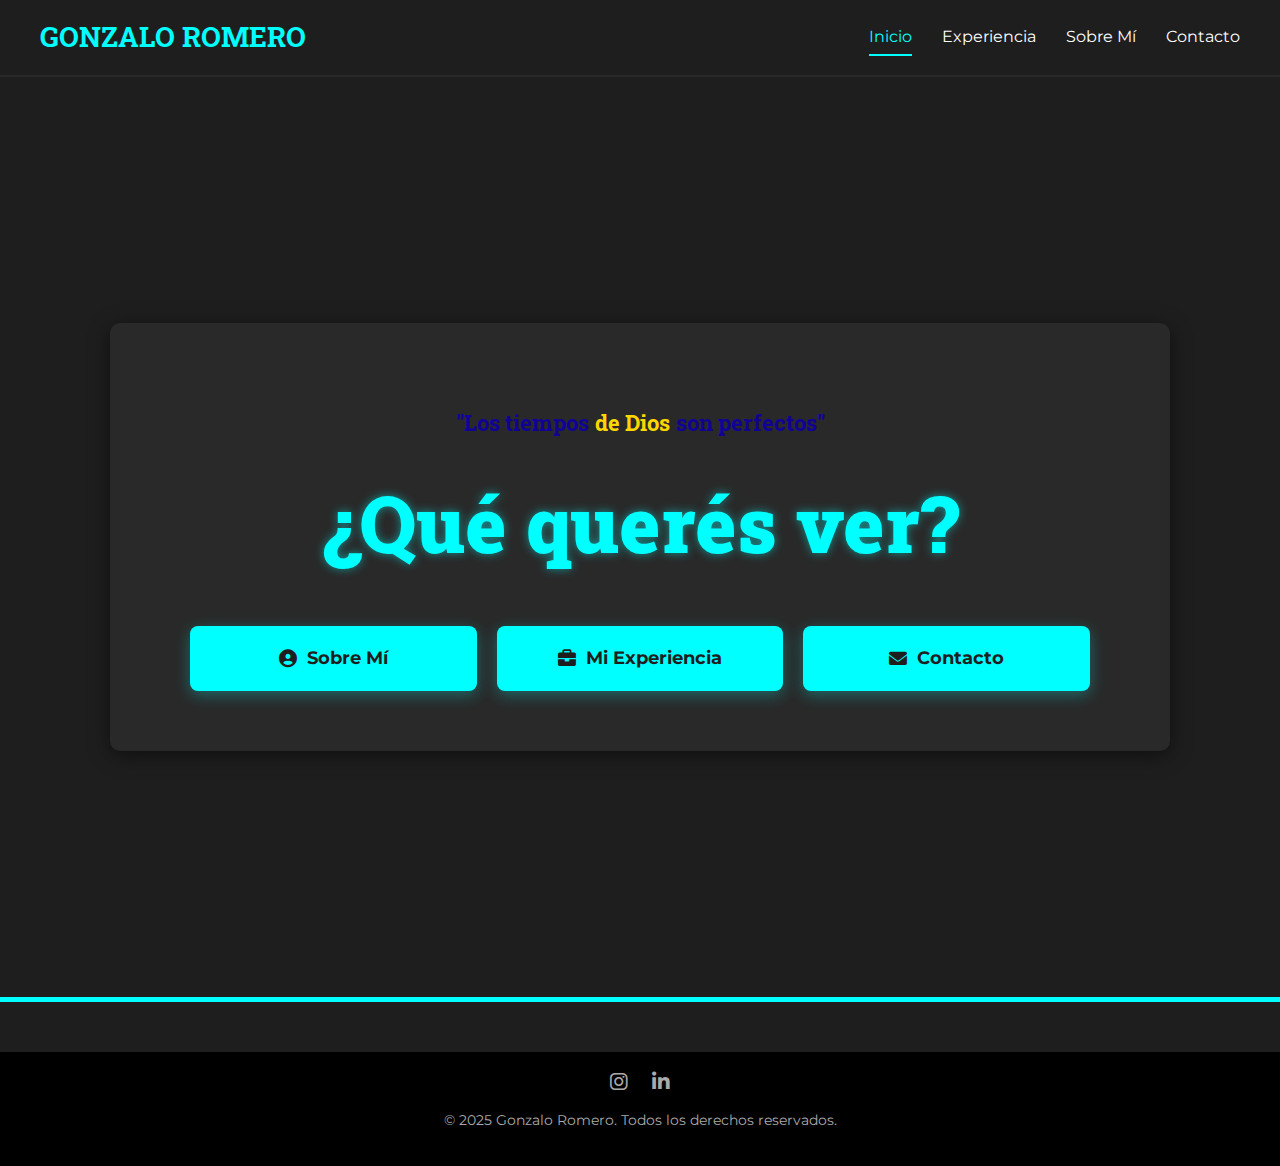
<file: index.html>
<!DOCTYPE html>
<html lang="es">
<head>
    <meta charset="UTF-8">
    <meta name="viewport" content="width=device-width, initial-scale=1.0">
    <title>Gonzalo Romero | Inicio</title>
    <link rel="stylesheet" href="/CSS/styles.css">
    <!-- Usamos FontAwesome para los íconos -->
    <link rel="stylesheet" href="https://cdnjs.cloudflare.com/ajax/libs/font-awesome/6.0.0-beta3/css/all.min.css">
    
    <!-- Estilos específicos para esta página para asegurar el centrado del contenido -->
    <style>
        /* Estilos para centrar y estilizar el contenido de la portada */
        .home-main {
            display: flex;
            justify-content: center;
            align-items: center;
            min-height: calc(100vh - 80px); /* Ajusta a la altura de la vista menos el footer */
            text-align: center;
            background-color: #1E1E1E; /* Fondo principal (Gris oscuro casi negro) */
            padding: 50px 20px;
        }

        .hero-content {
            display: flex;
            flex-direction: column;
            align-items: center;
            background-color: #292929; /* Color de contenedor secundario (como en Sobre Mí/Contacto) */
            padding: 40px 50px; 
            border-radius: 10px;
            box-shadow: 0 4px 20px rgba(0, 0, 0, 0.5); /* Sombra sutil para destacarla */
        }

        /* Frase de arriba*/
        .hero-slogan-text { 
            font-size: 18px; 
            color: #CCCCCC; 
            margin-bottom: 20px;
            font-weight: 500;
        }
        
        /* Título Principal */
        .hero-title {
            font-family: 'Roboto Slab', serif;
            font-size: 60px;
            color: #00FFFF;
            margin-top: 0;
            margin-bottom: 40px;
            text-shadow: 0 0 10px rgba(0, 255, 255, 0.5);
        }

        .home-main-buttons-container {
            display: flex;
            flex-direction: column;
            gap: 25px;
            align-items: center;
            width: 100%;
            max-width: 350px; /* Ancho máximo para los botones */
            padding: 0; 
            background-color: transparent; /* Aseguramos que solo .hero-content tenga fondo */
            border-radius: 10px;
        }
        
        .hero-button {
            /* Estilos de botón base */
            display: flex;
            justify-content: center;
            align-items: center;
            background-color: #00FFFF; /* Fondo Cian */
            color: #1E1E1E; /* Texto Gris oscuro */
            padding: 18px 0;
            border-radius: 8px;
            text-align: center;
            font-size: 18px;
            font-weight: 700;
            transition: background-color 0.3s, transform 0.2s, box-shadow 0.3s;
            box-shadow: 0 4px 15px rgba(0, 255, 255, 0.3);
        }

        .hero-button:hover {
            background-color: #00DDEE;
            transform: translateY(-2px);
            box-shadow: 0 6px 20px rgba(0, 255, 255, 0.5);
        }

        .main-button {
            width: 100%;
        }

        /* Media Query para Escritorio */
        @media (min-width: 768px) {
            .hero-content {
                /* Más padding en escritorio */
                padding: 60px 80px; 
            }
            .home-main-buttons-container {
                flex-direction: row; /* Botones en fila en escritorio */
                max-width: 900px;
                background-color: transparent; 
                gap: 20px;
            }

            .main-button {
                width: 250px; /* Ancho fijo para botones grandes */
                padding: 18px 25px;
            }

            .hero-title {
                font-size: 78px;
            }
            .hero-slogan-text { 
                font-size: 22px; 
            }
        }
    </style>
</head>
<body>
  
    <header>
        <div class="grid-container">
            <nav>
                <section class="nav-logo-container">
                    <a href="/index.html">GONZALO ROMERO</a>
                </section>
                <section class="menu-links">
                    <a href="/index.html" style="color: #00FFFF; border-bottom: 2px solid #00FFFF;">Inicio</a>
                    <a href="/experiencia.html">Experiencia</a>
                    <a href="/sobreMi.html">Sobre Mí</a>
                    <a href="/contacto.html">Contacto</a>
                </section>
            </nav>
        </div>
    </header>

    <main class="home-main">
        <div class="grid-container hero-content">
            <!-- Frase con los colores y clases de fuente combinados -->
            <p class="hero-slogan-text">
                <span class="titulo-secundario-cian">"Los tiempos</span>
                <span class="titulo-secundario-amarillo">de Dios</span>
                <span class="titulo-secundario-cian">son perfectos"</span>
            </p>
            
            <h1 class="hero-title">¿Qué querés ver?</h1>
            
            <div class="home-main-buttons-container">
                <!-- Botón 1: Sobre Mí -->
                <a class="hero-button main-button" href="/sobreMi.html">
                    <span class="fas fa-user-circle" style="margin-right: 10px;"></span>
                    Sobre Mí
                </a>
                <!-- Botón 2: Experiencia -->
                <a class="hero-button main-button" href="/experiencia.html">
                    <span class="fas fa-briefcase" style="margin-right: 10px;"></span>
                    Mi Experiencia
                </a>
                <!-- Botón 3: Contacto -->
                <a class="hero-button main-button" href="/contacto.html">
                    <span class="fas fa-envelope" style="margin-right: 10px;"></span>
                    Contacto
                </a>
            </div>
        </div>
    </main>
    
    <footer>
        <div class="grid-container">
            <section class="social-icons-footer">
                <a href="https://www.instagram.com/gon.dellavedova/"><span class="fab fa-instagram"></span></a>
                <a href="https://www.linkedin.com/in/gonzalo-romero-3aa889262/"><span class="fab fa-linkedin-in"></span></a>
            </section>
            <p>&copy; 2025 Gonzalo Romero. Todos los derechos reservados.</p>
        </div>
    </footer>

</body>
</html>
</file>
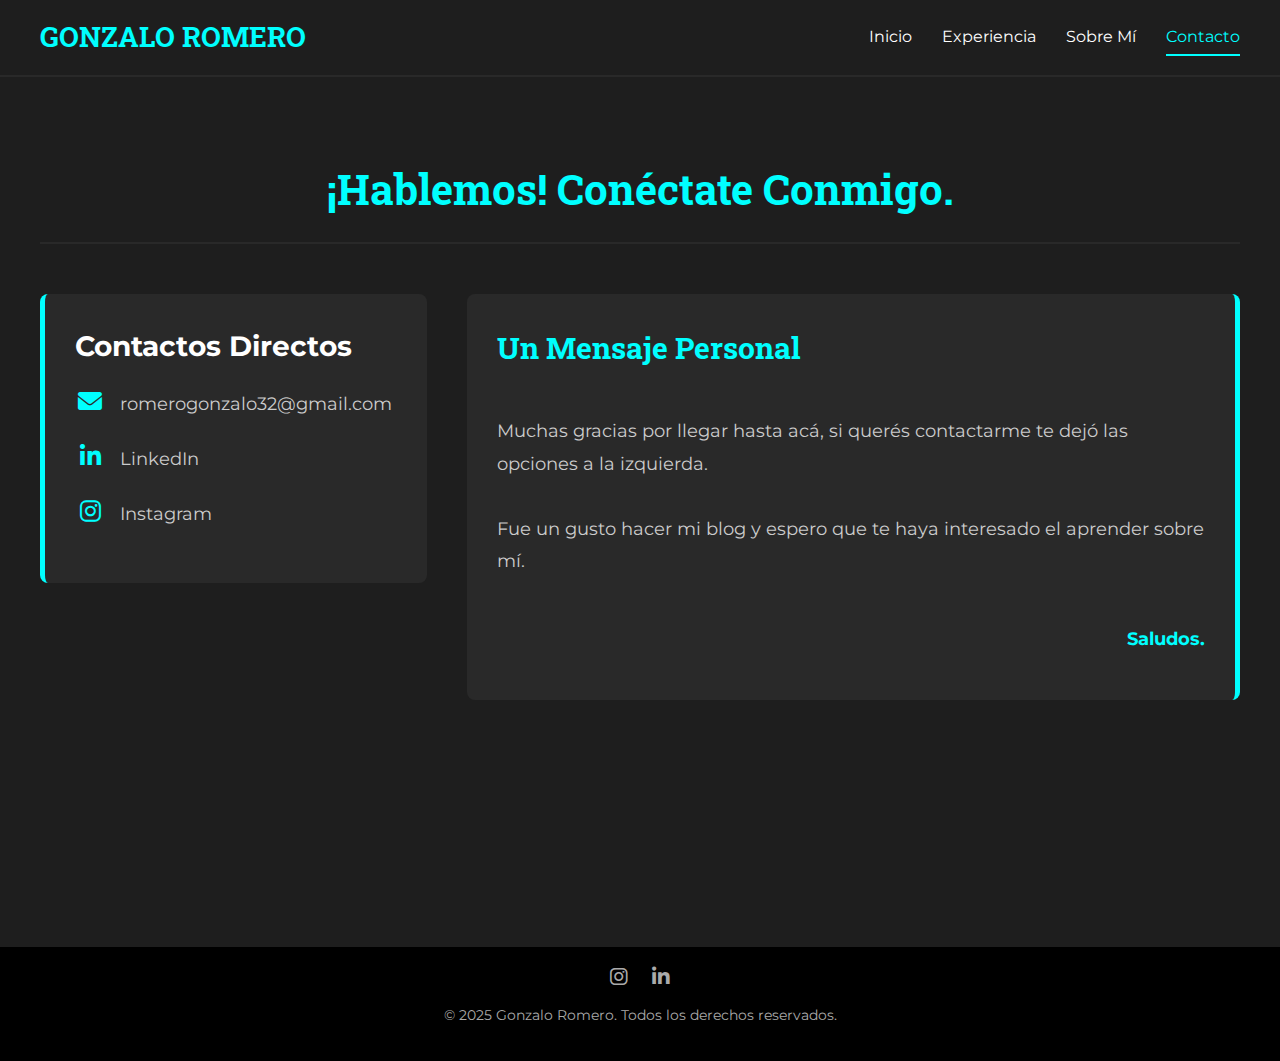
<file: contacto.html>
<!DOCTYPE html>
<html lang="es">
<head>
    <meta charset="UTF-8">
    <meta name="viewport" content="width=device-width, initial-scale=1.0">
    <title>Gonzalo Romero | Contacto</title>
    <link rel="stylesheet" href="/CSS/styles.css">
    <link rel="stylesheet" href="https://cdnjs.cloudflare.com/ajax/libs/font-awesome/6.0.0-beta3/css/all.min.css">
    
    <!-- Estilos específicos para la página de Contacto -->
    <style>
        .contact-main {
            padding: 50px 0;
            min-height: 80vh;
        }
        .contact-title {
            font-family: 'Roboto Slab', serif;
            font-size: 42px;
            color: #00FFFF;
            text-align: center;
            border-bottom: 2px solid #292929;
            padding-bottom: 20px;
            margin-bottom: 50px;
            font-weight: 700;
        }
        .contact-container {
            display: grid;
            grid-template-columns: 1fr 2fr; /* 1 parte para links, 2 partes para escribir */
            gap: 40px;
            align-items: flex-start;
        }
        
        /* Contenedor de Links y Redes */
        .contact-links {
            background-color: #292929;
            padding: 30px;
            border-radius: 8px;
            border-left: 5px solid #00FFFF;
        }
        .contact-links h3 {
            color: #FFFFFF;
            font-size: 28px;
            margin-top: 0;
            margin-bottom: 20px;
        }
        /* Clase para Links/Items de Contacto (incluye el nuevo item de texto) */
        .contact-link-item, .contact-info-item {
            display: block;
            margin-bottom: 25px;
            color: #CCCCCC;
            font-size: 18px;
            /* Transiciones solo para los enlaces */
            transition: color 0.3s, transform 0.2s;
        }
        .contact-link-item:hover {
            color: #00FFFF;
            transform: translateX(5px);
        }
        /* Reset para el item de información de texto (no tiene hover de link) */
        .contact-info-item {
            cursor: default;
            transition: none;
            transform: none;
        }

        .contact-link-item .fas, .contact-link-item .fab,
        .contact-info-item .fas, .contact-info-item .fab {
            margin-right: 15px;
            font-size: 24px;
            width: 30px; /* Asegura alineación */
            text-align: center;
            color: #00FFFF; /* Color Cian fijo para los íconos */
        }

        /* Área de Mensaje Personal */
        .personal-message-area {
            background-color: #292929;
            padding: 30px;
            border-radius: 8px;
            display: flex;
            flex-direction: column;
            border-right: 5px solid #00FFFF; /* Nuevo borde para destacar la caja */
        }
        .personal-message-area h3 {
            color: #00FFFF;
            font-family: 'Roboto Slab', serif;
            font-size: 30px;
            margin-top: 0;
            margin-bottom: 25px;
        }
        .personal-message-area p {
            color: #CCCCCC;
            font-size: 18px; /* Texto más grande para el mensaje */
            line-height: 1.8;
            margin-bottom: 15px;
        }


        /* Responsive para dispositivos pequeños */
        @media (max-width: 768px) {
            .contact-container {
                grid-template-columns: 1fr; /* Una sola columna en móvil */
            }
        }
    </style>
</head>
<body>
  
    <header>
        <div class="grid-container">
            <nav>
                <section class="nav-logo-container">
                    <a href="/index.html">GONZALO ROMERO</a>
                </section>
                <section class="menu-links">
                    <a href="/index.html">Inicio</a>
                    <a href="/experiencia.html">Experiencia</a>
                    <a href="/sobreMi.html">Sobre Mí</a>
                    <a href="/contacto.html" style="color: #00FFFF; border-bottom: 2px solid #00FFFF;">Contacto</a>
                </section>
            </nav>
        </div>
    </header>

    <main class="contact-main">
        <div class="grid-container">
            <h1 class="contact-title">¡Hablemos! Conéctate Conmigo.</h1>

            <div class="contact-container">
                <!-- COLUMNA IZQUIERDA: OPCIONES DE CONTACTO -->
                <section class="contact-links">
                    <h3>Contactos Directos</h3>
                    
                    <!-- Opción 1: Correo Electrónico -->
                    <p class="contact-info-item">
                        <span class="fas fa-envelope"></span>romerogonzalo32@gmail.com
                    </p>
                    
                    <!-- Opción 2: LinkedIn -->
                    <a href="https://www.linkedin.com/in/gonzalo-romero-3aa889262/" target="_blank" class="contact-link-item">
                        <span class="fab fa-linkedin-in"></span>LinkedIn
                    </a>
                    
                    <!-- Opción 3: Instagram -->
                    <a href="https://www.instagram.com/gon.dellavedova/" target="_blank" class="contact-link-item">
                        <span class="fab fa-instagram"></span>Instagram
                    </a>
                </section>

                <!-- COLUMNA DERECHA: ESPACIO DE MENSAJE PERSONAL -->
                <section class="personal-message-area">
                    <h3>Un Mensaje Personal</h3>
                    <p>Muchas gracias por llegar hasta acá, si querés contactarme te dejó las opciones a la izquierda.</p>
                    <p>Fue un gusto hacer mi blog y espero que te haya interesado el aprender sobre mí.</p>
                    <p style="text-align: right; margin-top: 30px; color: #00FFFF; font-weight: 700;">Saludos.</p>
                </section>
            </div>

        </div>
    </main>
    
    <footer>
        <div class="grid-container">
            <section class="social-icons-footer">
                <a href="https://www.instagram.com/gon.dellavedova/"><span class="fab fa-instagram"></span></a>
                <a href="https://www.linkedin.com/in/gonzalo-romero-3aa889262/"><span class="fab fa-linkedin-in"></span></a>
            </section>
            <p>&copy; 2025 Gonzalo Romero. Todos los derechos reservados.</p>
        </div>
    </footer>

</body>

</html>
</file>
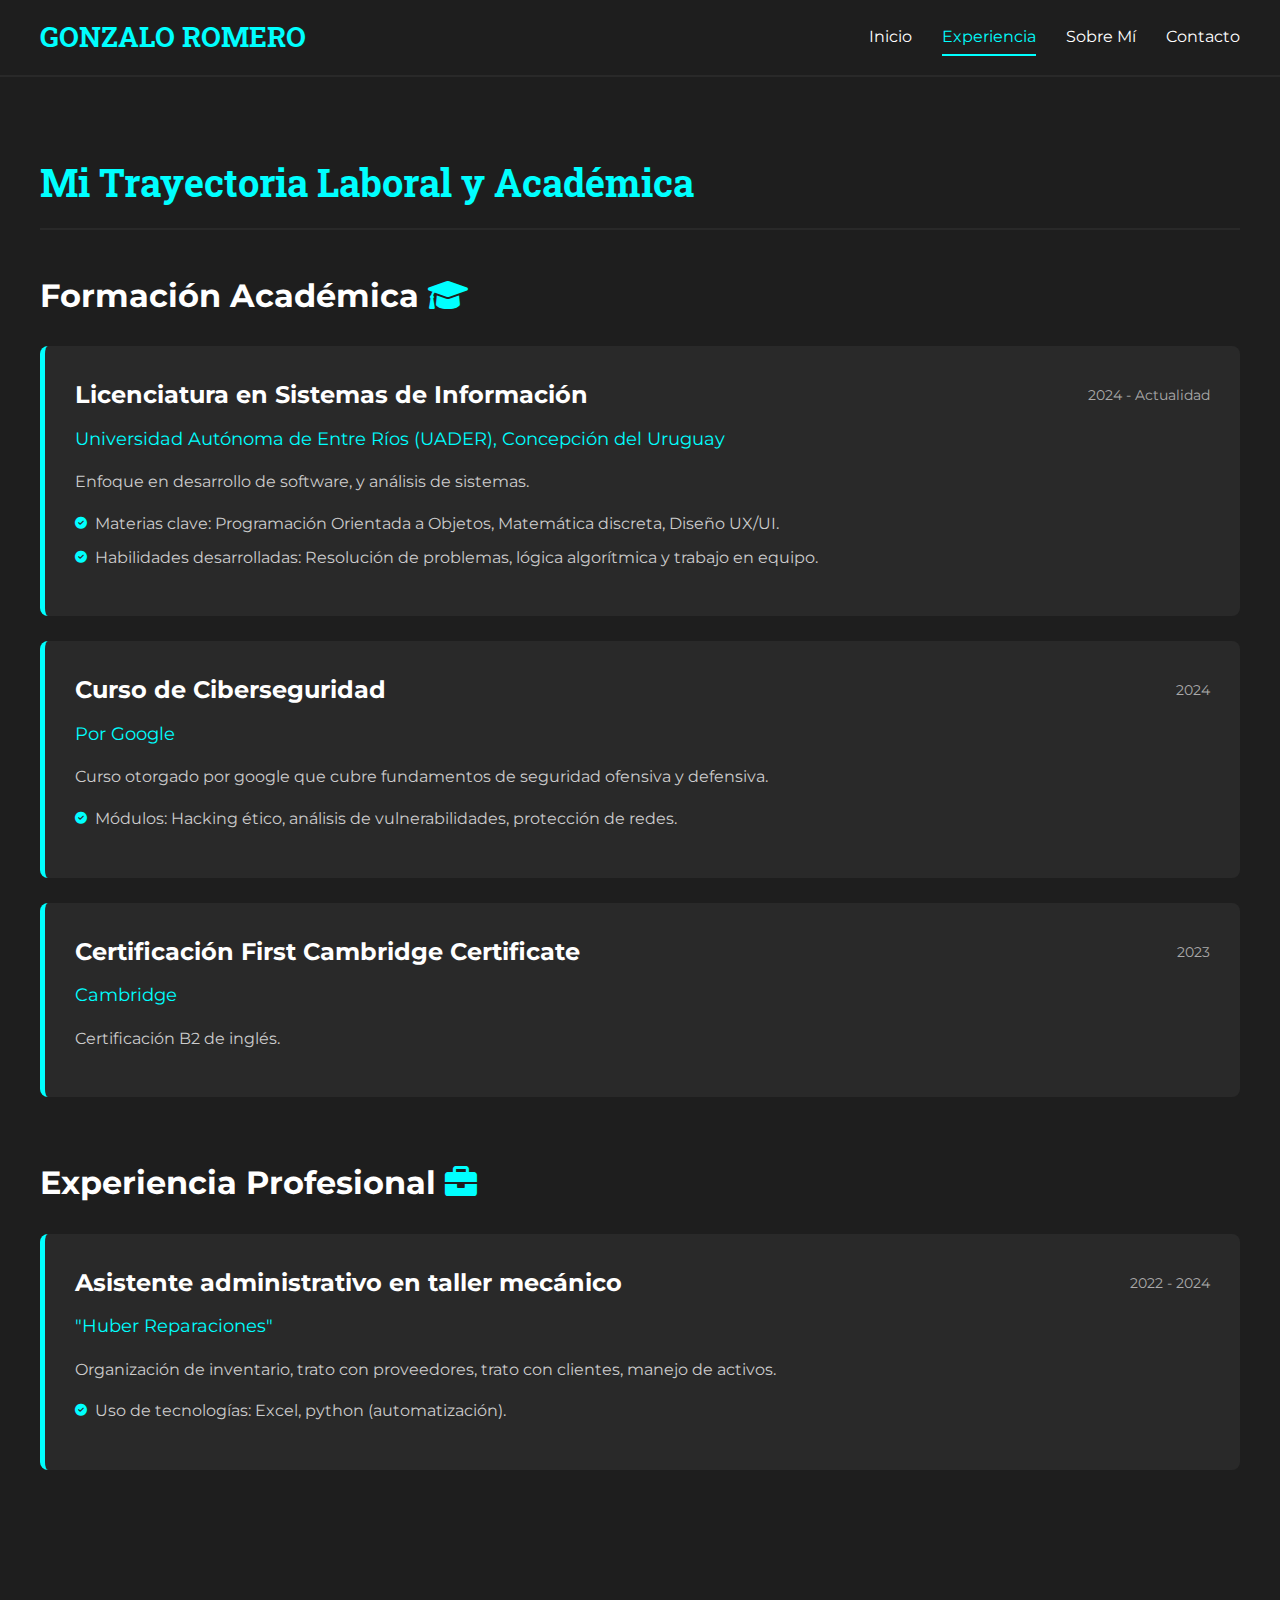
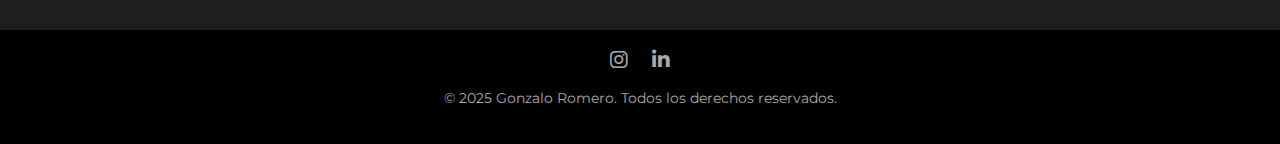
<file: experiencia.html>
<!DOCTYPE html>
<html lang="es">
<head>
    <meta charset="UTF-8">
    <meta name="viewport" content="width=device-width, initial-scale=1.0">
    <title>Gonzalo Romero | Experiencia</title>
    <!-- Usamos el archivo de estilos principal -->
    <link rel="stylesheet" href="/CSS/styles.css">
    <!-- Usamos FontAwesome para los íconos sociales -->
    <link rel="stylesheet" href="https://cdnjs.cloudflare.com/ajax/libs/font-awesome/6.0.0-beta3/css/all.min.css">
    <!-- Estilos específicos para esta página -->
    <style>
        .experience-main {
            padding: 50px 0;
            min-height: 80vh;
        }
        .experience-section {
            margin-bottom: 60px;
        }
        .section-title-exp {
            font-family: 'Roboto Slab', serif;
            font-size: 38px;
            color: #00FFFF;
            border-bottom: 2px solid #292929;
            padding-bottom: 15px;
            margin-bottom: 40px;
            font-weight: 700;
        }
        .timeline-item {
            background-color: #292929;
            padding: 30px;
            border-radius: 8px;
            margin-bottom: 25px;
            border-left: 5px solid #00FFFF;
            transition: background-color 0.3s;
        }
        .timeline-item:hover {
            background-color: #333333;
        }
        .timeline-header {
            display: flex;
            justify-content: space-between;
            align-items: center;
            margin-bottom: 10px;
        }
        .timeline-title {
            color: #FFFFFF;
            font-size: 24px;
            font-weight: 700;
            margin: 0;
        }
        .timeline-date {
            color: #AAAAAA;
            font-size: 14px;
            font-weight: 400;
        }
        .timeline-subtitle {
            color: #00FFFF;
            font-size: 18px;
            margin: 5px 0 15px 0;
            font-weight: 400;
        }
        .timeline-details ul {
            list-style: none;
            padding-left: 0;
        }
        .timeline-details ul li {
            position: relative;
            padding-left: 20px;
            margin-bottom: 8px;
            color: #CCCCCC;
        }
        .timeline-details ul li::before {
            content: "\f058"; 
            font-family: "Font Awesome 5 Free";
            font-weight: 900;
            color: #00FFFF;
            position: absolute;
            left: 0;
            top: 2px;
            font-size: 12px;
        }
    </style>
</head>
<body>
  
    <header>
        <div class="grid-container">
            <nav>
                <section class="nav-logo-container">
                    <a href="/index.html">GONZALO ROMERO</a>
                </section>
                <section class="menu-links">
                    <a href="/index.html">Inicio</a>
                    <a href="/experiencia.html" style="color: #00FFFF; border-bottom: 2px solid #00FFFF;">Experiencia</a>
                    <a href="/sobreMi.html">Sobre Mí</a>
                    <a href="/contacto.html">Contacto</a>
                </section>
            </nav>
        </div>
    </header>

    <main class="experience-main">
        <div class="grid-container">
            <h1 class="section-title-exp">Mi Trayectoria Laboral y Académica</h1>

            <!-- SECCIÓN ACADÉMICA -->
            <section class="experience-section">
                <h2 style="color: #FFFFFF; font-size: 32px; margin-bottom: 25px;">Formación Académica <span class="fas fa-graduation-cap" style="color: #00FFFF;"></span></h2>

                <div class="timeline-item">
                    <div class="timeline-header">
                        <h3 class="timeline-title">Licenciatura en Sistemas de Información</h3>
                        <span class="timeline-date">2024 - Actualidad</span>
                    </div>
                    <p class="timeline-subtitle">Universidad Autónoma de Entre Ríos (UADER), Concepción del Uruguay</p>
                    <div class="timeline-details">
                        <p style="color: #CCCCCC;">Enfoque en desarrollo de software, y análisis de sistemas.</p>
                        <ul>
                            <li>Materias clave: Programación Orientada a Objetos, Matemática discreta, Diseño UX/UI.</li>
                            <li>Habilidades desarrolladas: Resolución de problemas, lógica algorítmica y trabajo en equipo.</li>
                        </ul>
                    </div>
                </div>

                <div class="timeline-item">
                    <div class="timeline-header">
                        <h3 class="timeline-title">Curso de Ciberseguridad</h3>
                        <span class="timeline-date">2024</span>
                    </div>
                    <p class="timeline-subtitle">Por Google</p>
                    <div class="timeline-details">
                        <p style="color: #CCCCCC;">Curso otorgado por google que cubre fundamentos de seguridad ofensiva y defensiva.</p>
                        <ul>
                            <li>Módulos: Hacking ético, análisis de vulnerabilidades, protección de redes.</li>
                        </ul>
                    </div>
                
                    
                </div>
                                <div class="timeline-item">
                    <div class="timeline-header">
                        <h3 class="timeline-title">Certificación First Cambridge Certificate</h3>
                        <span class="timeline-date">2023</span>
                    </div>
                    <p class="timeline-subtitle">Cambridge</p>
                    <div class="timeline-details">
                        <p style="color: #CCCCCC;">Certificación B2 de inglés.</p>
                    </div>
                
                    
                </div>
            </section>

            <!-- SECCIÓN LABORAL -->
            <section class="experience-section">
                <h2 style="color: #FFFFFF; font-size: 32px; margin-bottom: 25px;">Experiencia Profesional <span class="fas fa-briefcase" style="color: #00FFFF;"></span></h2>

                <div class="timeline-item">
                    <div class="timeline-header">
                        <h3 class="timeline-title">Asistente administrativo en taller mecánico</h3>
                        <span class="timeline-date">2022 - 2024</span>
                    </div>
                    <p class="timeline-subtitle">"Huber Reparaciones"</p>
                    <div class="timeline-details">
                        <p style="color: #CCCCCC;">Organización de inventario, trato con proveedores, trato con clientes, manejo de activos.</p>
                        <ul>
                            <li>Uso de tecnologías: Excel, python (automatización).</li>
                        </ul>
                    </div>
                </div>
            </section>

        </div>
    </main>
    
    <footer>
        <div class="grid-container">
            <section class="social-icons-footer">
                <a href="https://www.instagram.com/gon.dellavedova/"><span class="fab fa-instagram"></span></a>
                <a href="https://www.linkedin.com/in/gonzalo-romero-3aa889262/"><span class="fab fa-linkedin-in"></span></a>
            </section>
            <p>&copy; 2025 Gonzalo Romero. Todos los derechos reservados.</p>
        </div>
    </footer>

</body>
</html>
</file>
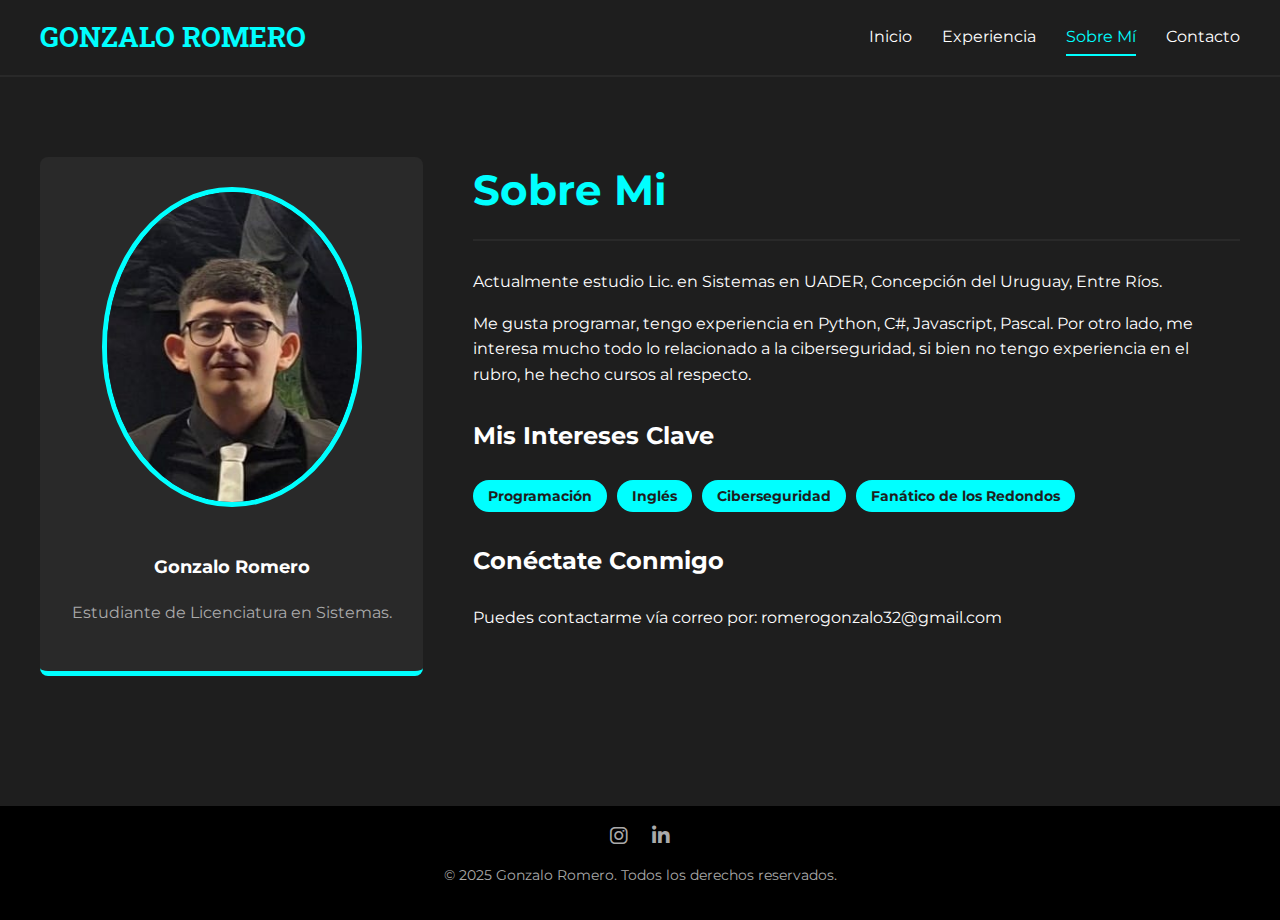
<file: sobreMi.html>
<!DOCTYPE html>
<html lang="es">
<head>
    <meta charset="UTF-8">
    <meta name="viewport" content="width=device-width, initial-scale=1.0">
    <title>Mi blog personal - Gonzalo Romero</title>
    <link rel="stylesheet" href="/CSS/styles.css">
    <link rel="stylesheet" href="https://cdnjs.cloudflare.com/ajax/libs/font-awesome/6.0.0-beta3/css/all.min.css">
    <style>
        .profile-main {
            padding: 80px 0;
        }
        .profile-container {
            display: grid;
            grid-template-columns: 1fr 2fr;
            gap: 50px;
            align-items: flex-start;
        }
        .profile-photo-container {
            text-align: center;
            background-color: #292929;
            padding: 30px;
            border-radius: 8px;
            border-bottom: 5px solid #00FFFF;
        }
        .profile-photo {
            width: 100%;
            max-width: 250px;
            height: auto;
            border-radius: 50%;
            border: 5px solid #00FFFF;
            object-fit: cover;
            margin-bottom: 20px;
        }
        .profile-info h1 {
            color: #00FFFF;
            font-size: 42px;
            margin-top: 0;
            border-bottom: 2px solid #292929;
            padding-bottom: 15px;
        }
        .profile-info h3 {
            color: #FFFFFF;
            font-size: 24px;
            font-weight: 700;
            margin-top: 30px;
        }
        .skills-list {
            list-style: none;
            padding: 0;
            display: flex;
            flex-wrap: wrap;
            gap: 10px;
        }
        .skills-list li {
            background-color: #00FFFF;
            color: #1E1E1E;
            padding: 5px 15px;
            border-radius: 20px;
            font-weight: 700;
            font-size: 14px;
        }
    </style>
</head>
<body>
  
    <header>
        <div class="grid-container">
            <nav>
                <section class="nav-logo-container">
                    <a href="/sobreMi.html">GONZALO ROMERO</a>
                </section>
                <section class="menu-links">
                    <a href="/index.html">Inicio</a>
                    <a href="/experiencia.html">Experiencia</a>
                    <a href="/sobreMi.html" style="color: #00FFFF; border-bottom: 2px solid #00FFFF;">Sobre Mí</a>
                    <a href="/contacto.html">Contacto</a>
                </section>
            </nav>
        </div>
    </header>

    <main class="profile-main">
        <div class="grid-container profile-container">
            
            <section class="profile-photo-container">
                <img src="/assets/yo2.png" alt="Foto" class="profile-photo">
                <p style="font-size: 18px; font-weight: 700;">Gonzalo Romero</p>
                <p style="color: #AAAAAA; margin-top: 5px;">Estudiante de Licenciatura en Sistemas.</p>
            </section>

            <section class="profile-info">
                <h1>Sobre Mi</h1>
                
                <p>Actualmente estudio Lic. en Sistemas en UADER, Concepción del Uruguay, Entre Ríos.</p>
                
                <p>Me gusta programar, tengo experiencia en Python, C#, Javascript, Pascal. Por otro lado, me interesa mucho todo lo relacionado a la ciberseguridad, si bien no tengo experiencia en el rubro, he hecho cursos al respecto.</p>

                <h3>Mis Intereses Clave</h3>
                <ul class="skills-list">
                    <li>Programación</li>
                    <li>Inglés</li>
                    <li>Ciberseguridad</li>
                    <li>Fanático de los Redondos</li>
                </ul>
                <h3>Conéctate Conmigo</h3>
                <p>Puedes contactarme vía correo por: romerogonzalo32@gmail.com</p>
            </section>
        </div>
    </main>
    
    <footer>
        <div class="grid-container">
            <section class="social-icons-footer">
                <a href="https://www.instagram.com/gon.dellavedova/"><span class="fab fa-instagram"></span></a>
                <a href="https://www.linkedin.com/in/gonzalo-romero-3aa889262/"><span class="fab fa-linkedin-in"></span></a>
            </section>
             <p>&copy; 2025 Gonzalo Romero. Todos los derechos reservados.</p>
        </div>
    </footer>

</body>
</html>
</file>
<file: CSS/styles.css>
@import url('https://fonts.googleapis.com/css2?family=Montserrat:wght@300;400;700;900&family=Roboto+Slab:wght@400;700&display=swap');

/* Colores Clave:
   - Fondo Principal: #1E1E1E (Gris oscuro casi negro)
   - Texto Principal: #FFFFFF (Blanco)
   - Acento / Primario: #00FFFF (Cian brillante)
   - Contenedor Secundario: #292929 (Gris oscuro)
*/

body {
    font-family: 'Montserrat', sans-serif;
    margin: 0;
    padding: 0;
    background-color: #1E1E1E; /* Fondo Oscuro */
    color: #FFFFFF; /* Texto Blanco por defecto */
    line-height: 1.6;
}
a {
    text-decoration: none;
    color: #00FFFF; /* Enlaces en color de acento */
}
.grid-container {
    max-width: 1200px; /* Contenedor más ancho */
    margin: 0 auto;
    padding: 0 20px;
}

/* ------------------- HEADER Y NAVEGACIÓN NUEVOS ------------------- */

header {
    width: 100%;
    background-color: #1E1E1E;
    border-bottom: 2px solid #292929;
    padding: 15px 0;
}
nav {
    display: flex;
    justify-content: space-between;
    align-items: center;
}
.nav-logo-container a {
    font-family: 'Roboto Slab', serif;
    font-size: 28px;
    font-weight: 700;
    color: #00FFFF; /* Logo en color de acento */
}
.nav-logo-container img {
    /* Si usas imagen de logo, ajusta el tamaño */
    width: 150px; 
    height: auto;
    display: none; /* Ocultamos la imagen para usar texto simple, puedes cambiar esto */
}
.menu-links {
    display: flex;
    gap: 30px;
}
.menu-links a {
    color: #FFFFFF;
    font-weight: 400;
    padding: 5px 0;
    transition: color 0.3s, border-bottom 0.3s;
    border-bottom: 2px solid transparent;
}
.menu-links a:hover {
    color: #00FFFF;
    border-bottom: 2px solid #00FFFF;
}

/* --- CLASES DE FUENTE PERSONALIZADAS AGREGADAS --- */

.titulo-secundario-cian,
.titulo-secundario-amarillo,
.titulo-secundario-blanco {
    font-family: 'Roboto Slab', serif; /* Misma fuente que los subtítulos */
    font-size: 22px; /* Tamaño un poco más chico que los títulos principales */
    font-weight: 700;
    margin: 15px 0;
}

.titulo-secundario-cian {
    color: #110296; /* Color azul */
}

.titulo-secundario-amarillo {
    color: #FFD700; /* Color Amarillo/Dorado vibrante */
}

.titulo-secundario-blanco {
    color: #FFFFFF; /* Color Blanco */
}

/* ------------------- SECCIÓN PRINCIPAL (INDEX) ------------------- */

.home-main {
    height: 70vh; /* Ocupa gran parte de la altura de la pantalla */
    display: flex;
    align-items: center;
    justify-content: center;
    text-align: center;
    /* La imagen de fondo debe ser definida en tu HTML o usando un placeholder */ 
    background-size: cover;
    background-position: center;
    border-bottom: 5px solid #00FFFF;
}
.hero-content {
    background-color: rgba(39, 37, 43, 0.7); /* Fondo semi-transparente para el texto */
    padding: 40px 60px;
    border-radius: 10px;
}
.hero-title {
    font-family: 'Montserrat', sans-serif;
    font-size: 48px;
    font-weight: 900;
    color: #FFFFFF;
    margin-bottom: 10px;
}
.hero-subtitle {
    font-family: 'Roboto Slab', serif;
    font-size: 22px;
    color: #00FFFF;
    margin-bottom: 40px;
}
.hero-button {
    background-color: #00FFFF;
    color: #1E1E1E;
    font-weight: 700;
    padding: 15px 30px;
    border-radius: 5px;
    transition: background-color 0.3s, transform 0.2s;
    display: inline-block;
}
.hero-button:hover {
    background-color: #00E5E5;
    transform: translateY(-2px);
}

/* ------------------- FOOTER ------------------- */

footer {
    width: 100%;
    background-color: #000000;
    padding: 20px 0;
    text-align: center;
    color: #AAAAAA;
    font-size: 14px;
    margin-top: 50px;
}
footer .social-icons-footer {
    margin-bottom: 10px;
}
footer .social-icons-footer span {
    color: #AAAAAA;
    font-size: 20px;
    margin: 0 10px;
}
footer .social-icons-footer span:hover {
    color: #00FFFF;
}

/* ------------------- BLOG / ARTÍCULOS ------------------- */

.articles-main {
    padding: 50px 0;
}
.featured-article {
    background-color: #292929;
    padding: 30px;
    border-radius: 8px;
    margin-bottom: 50px;
    display: grid;
    grid-template-columns: 1fr 2fr;
    gap: 30px;
    align-items: center;
    border-left: 5px solid #00FFFF;
}
.featured-img-container img {
    width: 100%;
    border-radius: 5px;
    opacity: 0.8;
    transition: opacity 0.3s;
}
.featured-article:hover .featured-img-container img {
    opacity: 1;
}
.featured-info h2 {
    color: #00FFFF;
    font-size: 32px;
    margin-top: 0;
}
.featured-info p {
    color: #CCCCCC;
}

.articles-grid {
    display: grid;
    grid-template-columns: repeat(3, 1fr);
    gap: 30px;
}
.article-card {
    background-color: #292929;
    border-radius: 8px;
    overflow: hidden;
    transition: transform 0.3s, box-shadow 0.3s;
}
.article-card:hover {
    transform: translateY(-5px);
    box-shadow: 0 10px 20px rgba(0, 255, 255, 0.2);
}
.article-card img {
    width: 100%;
    height: 200px;
    object-fit: cover;
}
.article-content {
    padding: 20px;
}
.article-content h4 {
    color: #FFFFFF;
    font-size: 20px;
    margin-top: 0;
}
.article-button {
    color: #00FFFF;
    border: 1px solid #00FFFF;
    padding: 8px 15px;
    border-radius: 4px;
    display: inline-block;
    margin-top: 15px;
    transition: background-color 0.3s, color 0.3s;
}
.article-button:hover {
    background-color: #00FFFF;
    color: #1E1E1E;
}
</file>
